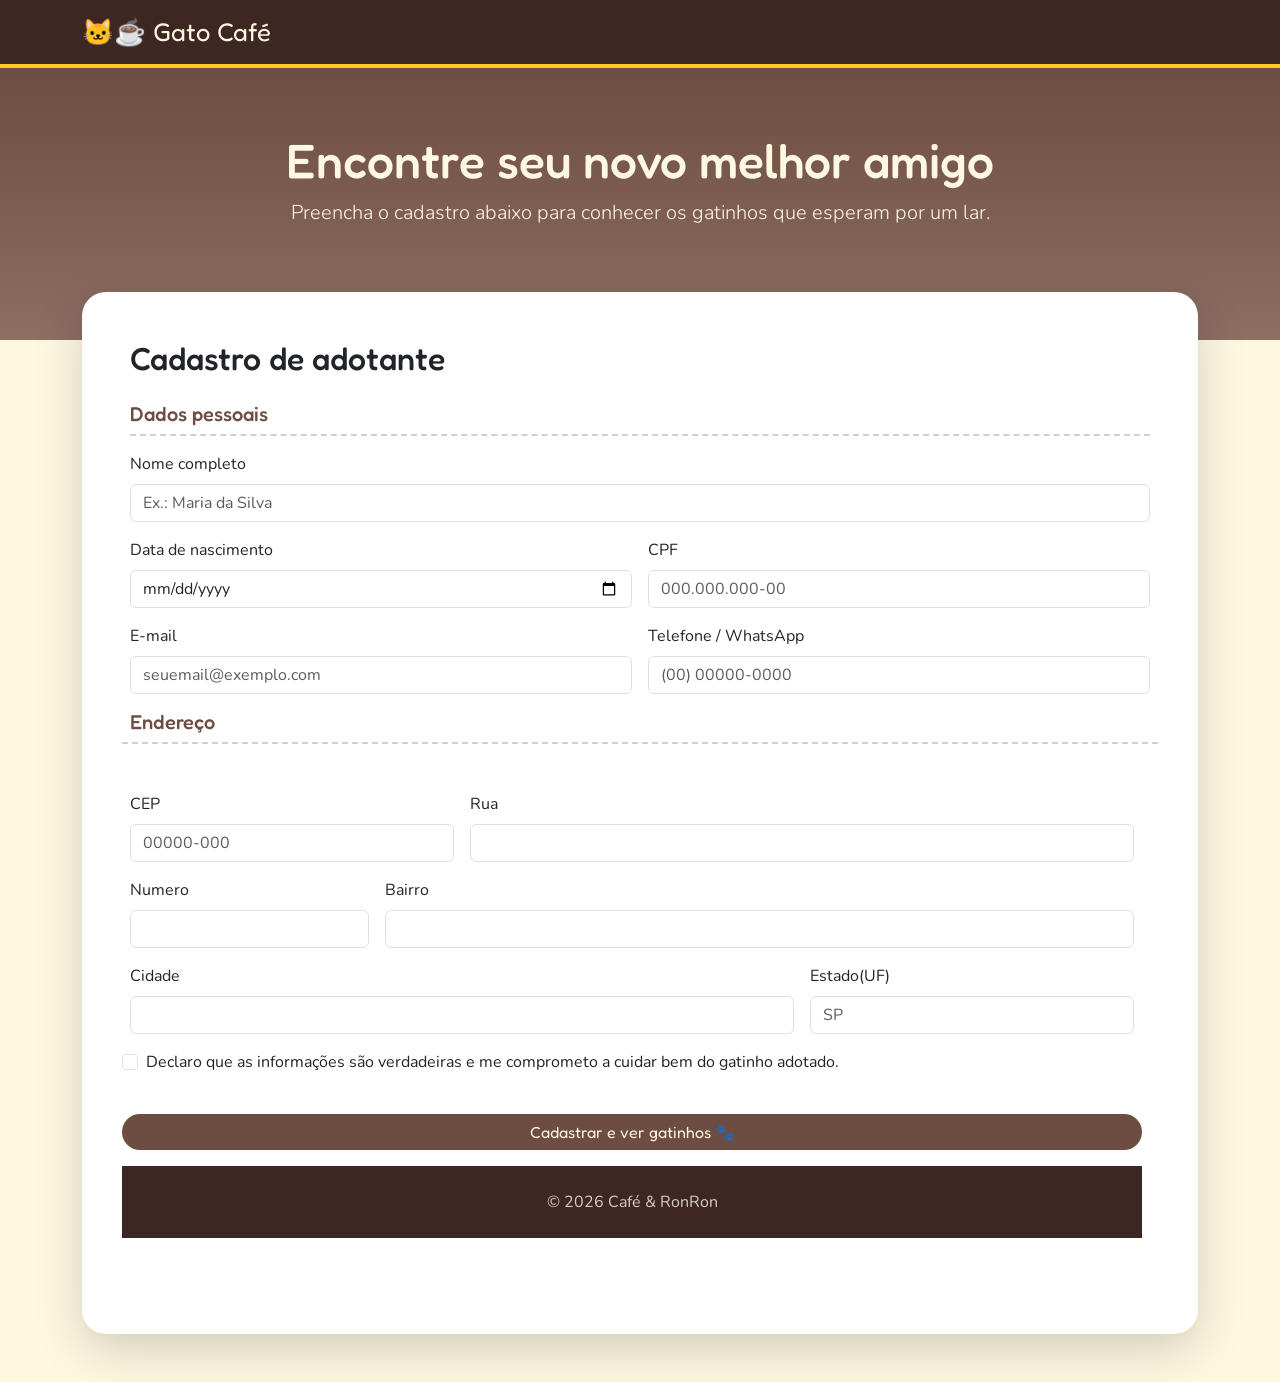
<file: index.html>
<!DOCTYPE html>
<html lang="pt-BR">

<head>
    <meta charset="UTF-8">
    <meta name="viewport" content="width=device-width, initial-scale=1">
    <title>Cadastro para Adoção | Gato Café</title>

    <link href="https://cdn.jsdelivr.net/npm/bootstrap@5.3.3/dist/css/bootstrap.min.css" rel="stylesheet">
    <link href="https://fonts.googleapis.com/css2?family=Fredoka:wght@400;600&family=Nunito:wght@400;600&display=swap"
        rel="stylesheet">
    <link href="css/style.css" rel="stylesheet">
</head>

<body>

    <!-- MENU -->
    <nav class="navbar navbar-expand-lg menu-cafe">
        <div class="container">
            <a class="navbar-brand" href="#">🐱☕ Gato Café</a>
        </div>
    </nav>

    <!-- BANNER DO TOPO -->
    <header class="banner-topo text-center">
        <div class="container">
            <h1>Encontre seu novo melhor amigo</h1>
            <p class="lead">Preencha o cadastro abaixo para conhecer os gatinhos que esperam por um lar.</p>
        </div>
    </header>

    <!-- FORMULÁRIO -->
    <main class="container pb-5">
        <div class="card cartao-cafe shadow-lg">
            <div class="card-body p-4 p-md-5">
                <h2 class="mb-4">Cadastro de adotante</h2>

                <form id="formCadastro" novalidate>

                    <h5 class="secao">Dados pessoais</h5>
                    <div class="row g-3 mb-4">
                        <div class="col-12">
                            <label for="nome" class="form-label">Nome completo</label>
                            <input type="text" id="nome" class="form-control" placeholder="Ex.: Maria da Silva">
                            <div class="invalid-feedback"></div>
                        </div>

                        <div class="col-md-6">
                            <label for="nascimento" class="form-label">Data de nascimento</label>
                            <input type="date" id="nascimento" class="form-control">
                            <div class="invalid-feedback"></div>
                        </div>

                        <div class="col-md-6">
                            <label for="cpf" class="form-label">CPF</label>
                            <input type="text" id="cpf" class="form-control" placeholder="000.000.000-00"
                                maxlength="14">
                            <div class="invalid-feedback"></div>
                        </div>

                        <div class="col-md-6">
                            <label for="email" class="form-label">E-mail</label>
                            <input type="email" id="email" class="form-control" placeholder="seuemail@exemplo.com">
                            <div class="invalid-feedback"></div>
                        </div>

                        <div class="col-md-6">
                            <label for="telefone" class="form-label">Telefone / WhatsApp</label>
                            <input type="text" id="telefone" class="form-control" placeholder="(00) 00000-0000"
                                maxlength="15">
                            <div class="invalid-feedback"></div>
                        </div>

                        <h5 class="secao">Endereço</h5>
                        <div class="row g-3 mb-4">
                            <div class="col-md-4">
                                <label for="cep" class="form-label">CEP</label>
                                <input type="text" id="cep" class="form-control" placeholder="00000-000" maxlength="9">
                                <div class="invalid-feedback"></div>
                            </div>

                            <div class="col-md-8">
                                <label for="rua" class="form-label">Rua</label>
                                <input type="text" id="rua" class="form-control">
                                <div class="invalid-feedback"></div>
                            </div>

                            <div class="col-md-3">
                                <label for="numero" class="form-label">Numero</label>
                                <input type="text" id="numero" class="form-control">
                                <div class="invalid-feedback"></div>
                            </div>

                            <div class="col-md-9">
                                <label for="bairro" class="form-label">Bairro</label>
                                <input type="text" id="bairro" class="form-control">
                                <div class="invalid-feedback"></div>
                            </div>

                            <div class="col-md-8">
                                <label for="cidade" class="form-label">Cidade</label>
                                <input type="text" id="cidade" class="form-control">
                                <div class="invalid-feedback"></div>
                            </div>

                            <div class="col-md-4">
                                <label for="estado" class="form-label">Estado(UF)</label>
                                <input type="text" id="estado" class="form-control" maxlength="2" placeholder="SP">
                                <div class="invalid-feedback"></div>
                            </div>

                            <div class="form-check mb-4">
                                <input class="form-check-input" type="checkbox" id="termo">
                                <label class="form-check-label" form="termo">
                                    Declaro que as informações são verdadeiras e me comprometo a cuidar bem do gatinho
                                    adotado.
                                </label>
                                <div class="invalid-feedback">Você precisa aceitar para continuar!</div>
                            </div>
                            
                            <button type="submit" class="btn botao-cafe btn-lh w100">Cadastrar e ver gatinhos 🐾</button>

                            <footer class="text-center py-4 rodape-cafe">
                                  © 2026 Café & RonRon
                            </footer>
                </form>
            </div>
        </div>
    </main>
</file>
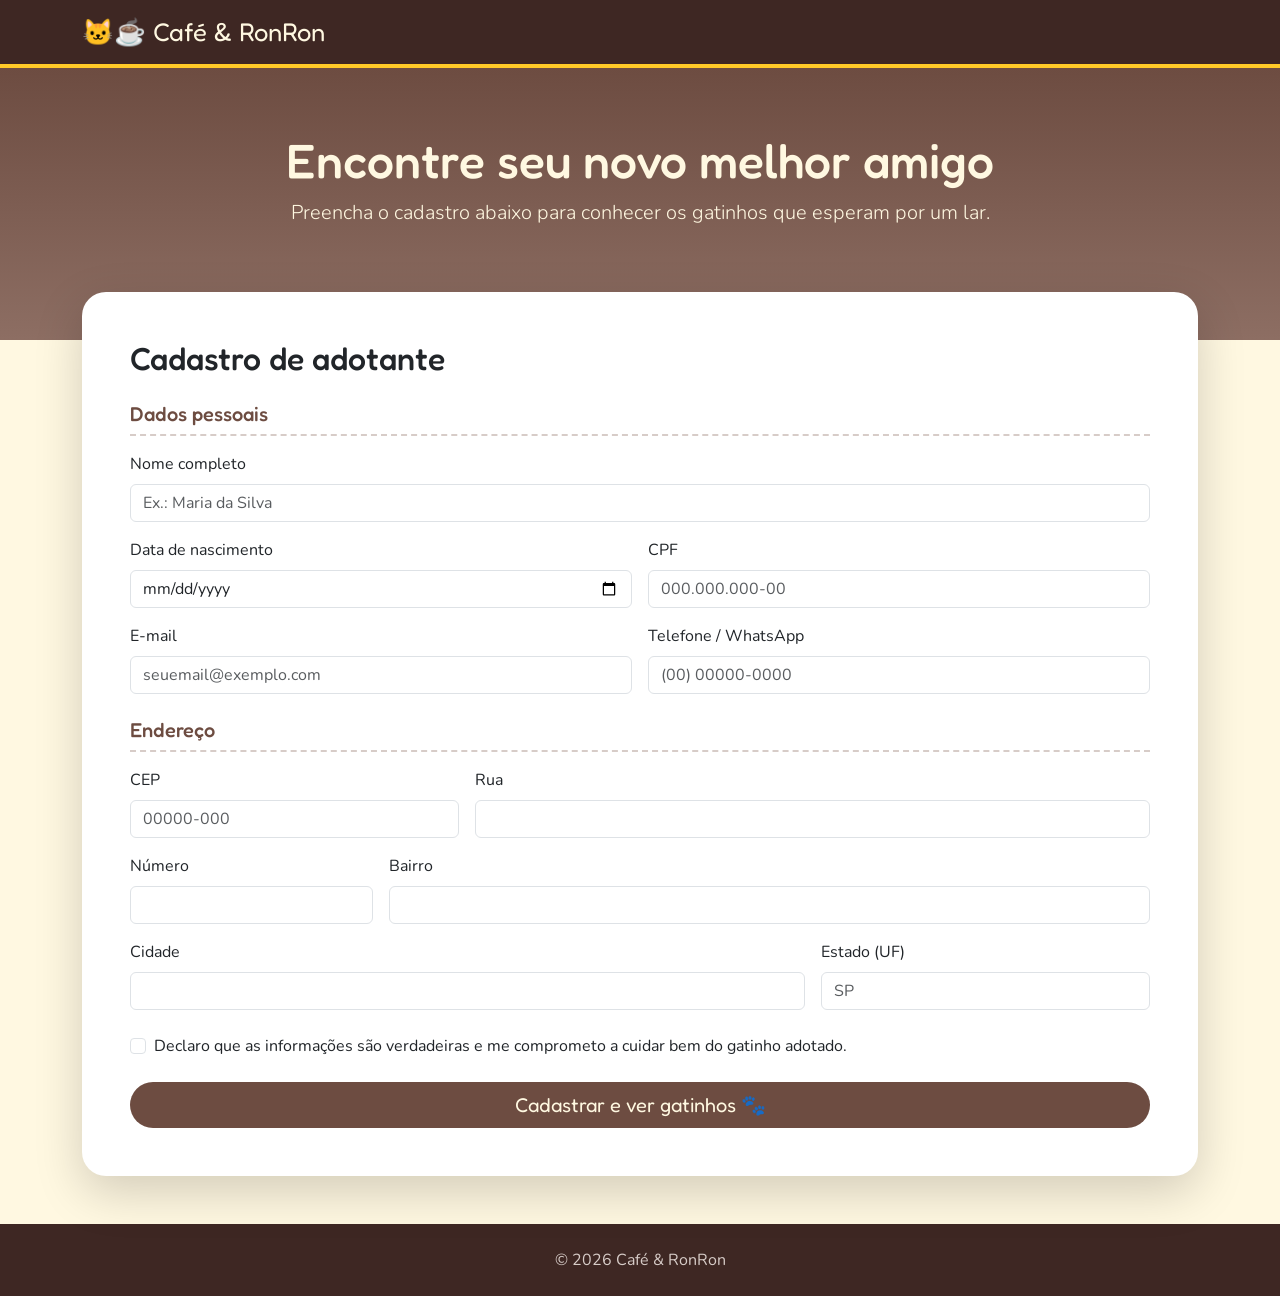
<file: cadastro.html>
<!DOCTYPE html>
<html lang="pt-BR">
<head>
  <meta charset="UTF-8">
  <meta name="viewport" content="width=device-width, initial-scale=1">
  <title>Café & RonRon</title>

  <link href="https://cdn.jsdelivr.net/npm/bootstrap@5.3.3/dist/css/bootstrap.min.css" rel="stylesheet">
  <link href="https://fonts.googleapis.com/css2?family=Fredoka:wght@400;600&family=Nunito:wght@400;600&display=swap" rel="stylesheet">
  <link href="css/style.css" rel="stylesheet">
</head>
<body>

  <!-- MENU -->
  <nav class="navbar navbar-expand-lg menu-cafe">
    <div class="container">
      <a class="navbar-brand" href="#">🐱☕ Café & RonRon</a>
    </div>
  </nav>

  <!-- BANNER DO TOPO -->
  <header class="banner-topo text-center">
    <div class="container">
      <h1>Encontre seu novo melhor amigo</h1>
      <p class="lead">Preencha o cadastro abaixo para conhecer os gatinhos que esperam por um lar.</p>
    </div>
  </header>

  <!-- FORMULÁRIO -->
  <main class="container pb-5">
    <div class="card cartao-cafe shadow-lg">
      <div class="card-body p-4 p-md-5">
        <h2 class="mb-4">Cadastro de adotante</h2>

        <form id="formCadastro" novalidate>

          <h5 class="secao">Dados pessoais</h5>
          <div class="row g-3 mb-4">
            <div class="col-12">
              <label for="nome" class="form-label">Nome completo</label>
              <input type="text" id="nome" class="form-control" placeholder="Ex.: Maria da Silva">
              <div class="invalid-feedback"></div>
            </div>

            <div class="col-md-6">
              <label for="nascimento" class="form-label">Data de nascimento</label>
              <input type="date" id="nascimento" class="form-control">
              <div class="invalid-feedback"></div>
            </div>

            <div class="col-md-6">
              <label for="cpf" class="form-label">CPF</label>
              <input type="text" id="cpf" class="form-control" placeholder="000.000.000-00" maxlength="14">
              <div class="invalid-feedback"></div>
            </div>

            <div class="col-md-6">
              <label for="email" class="form-label">E-mail</label>
              <input type="email" id="email" class="form-control" placeholder="seuemail@exemplo.com">
              <div class="invalid-feedback"></div>
            </div>

            <div class="col-md-6">
              <label for="telefone" class="form-label">Telefone / WhatsApp</label>
              <input type="text" id="telefone" class="form-control" placeholder="(00) 00000-0000" maxlength="15">
              <div class="invalid-feedback"></div>
            </div>
          </div>

          <h5 class="secao">Endereço</h5>
          <div class="row g-3 mb-4">
            <div class="col-md-4">
              <label for="cep" class="form-label">CEP</label>
              <input type="text" id="cep" class="form-control" placeholder="00000-000" maxlength="9">
              <div class="invalid-feedback"></div>
            </div>

            <div class="col-md-8">
              <label for="rua" class="form-label">Rua</label>
              <input type="text" id="rua" class="form-control">
              <div class="invalid-feedback"></div>
            </div>

            <div class="col-md-3">
              <label for="numero" class="form-label">Número</label>
              <input type="text" id="numero" class="form-control">
              <div class="invalid-feedback"></div>
            </div>

            <div class="col-md-9">
              <label for="bairro" class="form-label">Bairro</label>
              <input type="text" id="bairro" class="form-control">
              <div class="invalid-feedback"></div>
            </div>

            <div class="col-md-8">
              <label for="cidade" class="form-label">Cidade</label>
              <input type="text" id="cidade" class="form-control">
              <div class="invalid-feedback"></div>
            </div>

            <div class="col-md-4">
              <label for="estado" class="form-label">Estado (UF)</label>
              <input type="text" id="estado" class="form-control" maxlength="2" placeholder="SP">
              <div class="invalid-feedback"></div>
            </div>
          </div>

          <div class="form-check mb-4">
            <input class="form-check-input" type="checkbox" id="termo">
            <label class="form-check-label" for="termo">
              Declaro que as informações são verdadeiras e me comprometo a cuidar bem do gatinho adotado.
            </label>
            <div class="invalid-feedback">Você precisa aceitar para continuar.</div>
          </div>

          <button type="submit" class="btn botao-cafe btn-lg w-100">Cadastrar e ver gatinhos 🐾</button>
        </form>
      </div>
    </div>
  </main>

  <footer class="text-center py-4 rodape-cafe">
    © 2026 Café & RonRon
  </footer>

  <script src="https://cdn.jsdelivr.net/npm/bootstrap@5.3.3/dist/js/bootstrap.bundle.min.js"></script>
  <script src="js/cadastro.js"></script>
</body>
</html>
</file>
<file: css/style.css>
/* ===== PALETA DE CORES (edite aqui para mudar o site todo) ===== */
:root {
    --marrom-escuro: #3e2723;
    --marrom: #6d4c41;
    --marrom-medio: #8d6e63;
    --marrom-claro: #d7ccc8;
    --creme: #fff8e1;
    /* amarelo claro */
    --branco: #ffffff;
    --destaque: #ffca28;
    /* amarelo para detalhes */
}

body {
    font-family: 'Nunito', sans-serif;
    background-color: var(--creme);
    color: var(--marrom-escuro);
}

h1,
h2,
h3,
h4,
h5,
.navbar-brand {
    font-family: 'Fredoka', sans-serif;
}

/* MENU */
.menu-cafe {
    background-color: var(--marrom-escuro);
    border-bottom: 4px solid var(--destaque);
}

.menu-cafe .navbar-brand {
    color: var(--creme);
    font-size: 1.6rem;
}

/* BANNER DO TOPO*/
.banner-topo {
    background: linear-gradient(180deg, var(--marrom) 0%, var(--marrom-medio) 100%);
    color: var(--creme);
    padding: 4rem 0 6rem;
    margin-bottom: -3rem;
}

.banner-topo h1 {
    font-size: clamp(2rem, 5vw, 3rem);
}

/* CARTÃO DO FORMULÁRIO*/
.cartao-cafe {
    border: none;
    border-radius: 1.5rem;
    background-color: var(branco);
}

.secao {
    color: var(--marrom);
    border-bottom: 2px dashed var(--marrom-claro);
    padding-bottom: .5rem;
    margin-bottom: 1rem;
}

.form-control:focus {
    border-color: var(--marrom-medio);
    box-shadow: 0 0 0, 25rem rgba(141, 110, 99, .25)
}

.form-check-input:checked {
    background-color: var(--marrom);
    border-color: var(--marrom);
}

/* BOTÕES */
.botao-cafe {
    background-color: var(--marrom);
    color: var(--creme);
    border: none;
    border-radius: 50rem;
    font-family: 'Fredoka', sans-serif;
    transition: transform .2s, background-color .2s;
}

.botao-cafe:hover {
    background-color: var(--marrom-escuro);
    color: var(--destaque);
    transform: translateY(-2px);
}

/* CARTÕES DOS GATOS */
.cartao-gato {
    border: none;
    border-radius: 1.25rem;
    overflow: hidden;
    background-color: var(--branco);
    transition: .3s, box-shadow .3s;
    height: 100%;
}

.cartao-gato:hover {
    transform: translateY(-8px);
    box-shadow: 0 1rem 2rem rgba(62, 39, 35, .25);
}

.cartao-gato img {
    height: 250px;
    object-fit: cover;
}

.cartao-gato .card-title {
    color: var(--marrom);
    font-size: 1.6rem;
}

.info-gato {
    list-style: none;
    padding: 0;
    border-bottom: 1px solid var(creme);
}

.info-gato strong {
    color: var(--marrom-medio);
}

.etiqueta-sexo {
    background-color: var(--marrom-escuro);
    color: var(--marrom-claro);
}

/* RODAPÉ */
.rodape-cafe {
    background-color: var(--marrom-escuro);
    color: var(--marrom-claro);
}
</file>
